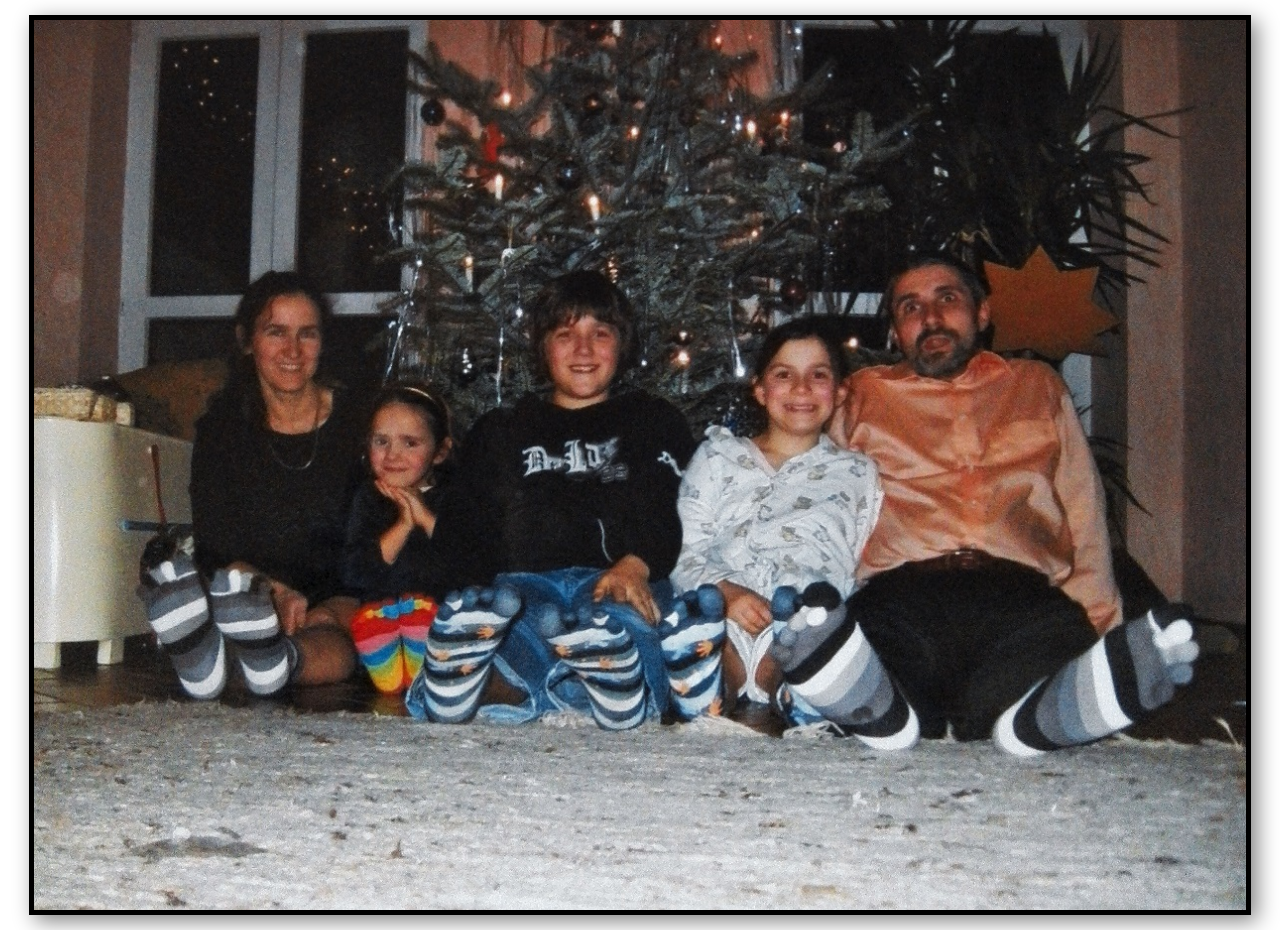
<file: index.html>
<!DOCTYPE html>
<html lang="en">

  <head>
    <meta charset="UTF-8" />
    <meta name="viewport" content="width=device-width, initial-scale=1.0" />
    <meta http-equiv="X-UA-Compatible" content="ie=edge" />
    <link rel="stylesheet" href="styles.css" />
    <title>Acalendar</title>
  </head>

  <body>
    <!-- <button class="btn-start">Starte Kalender :-)</button> -->
    <div class="container">
      <script src="main.js"></script>
  </body>

</html>
</file>
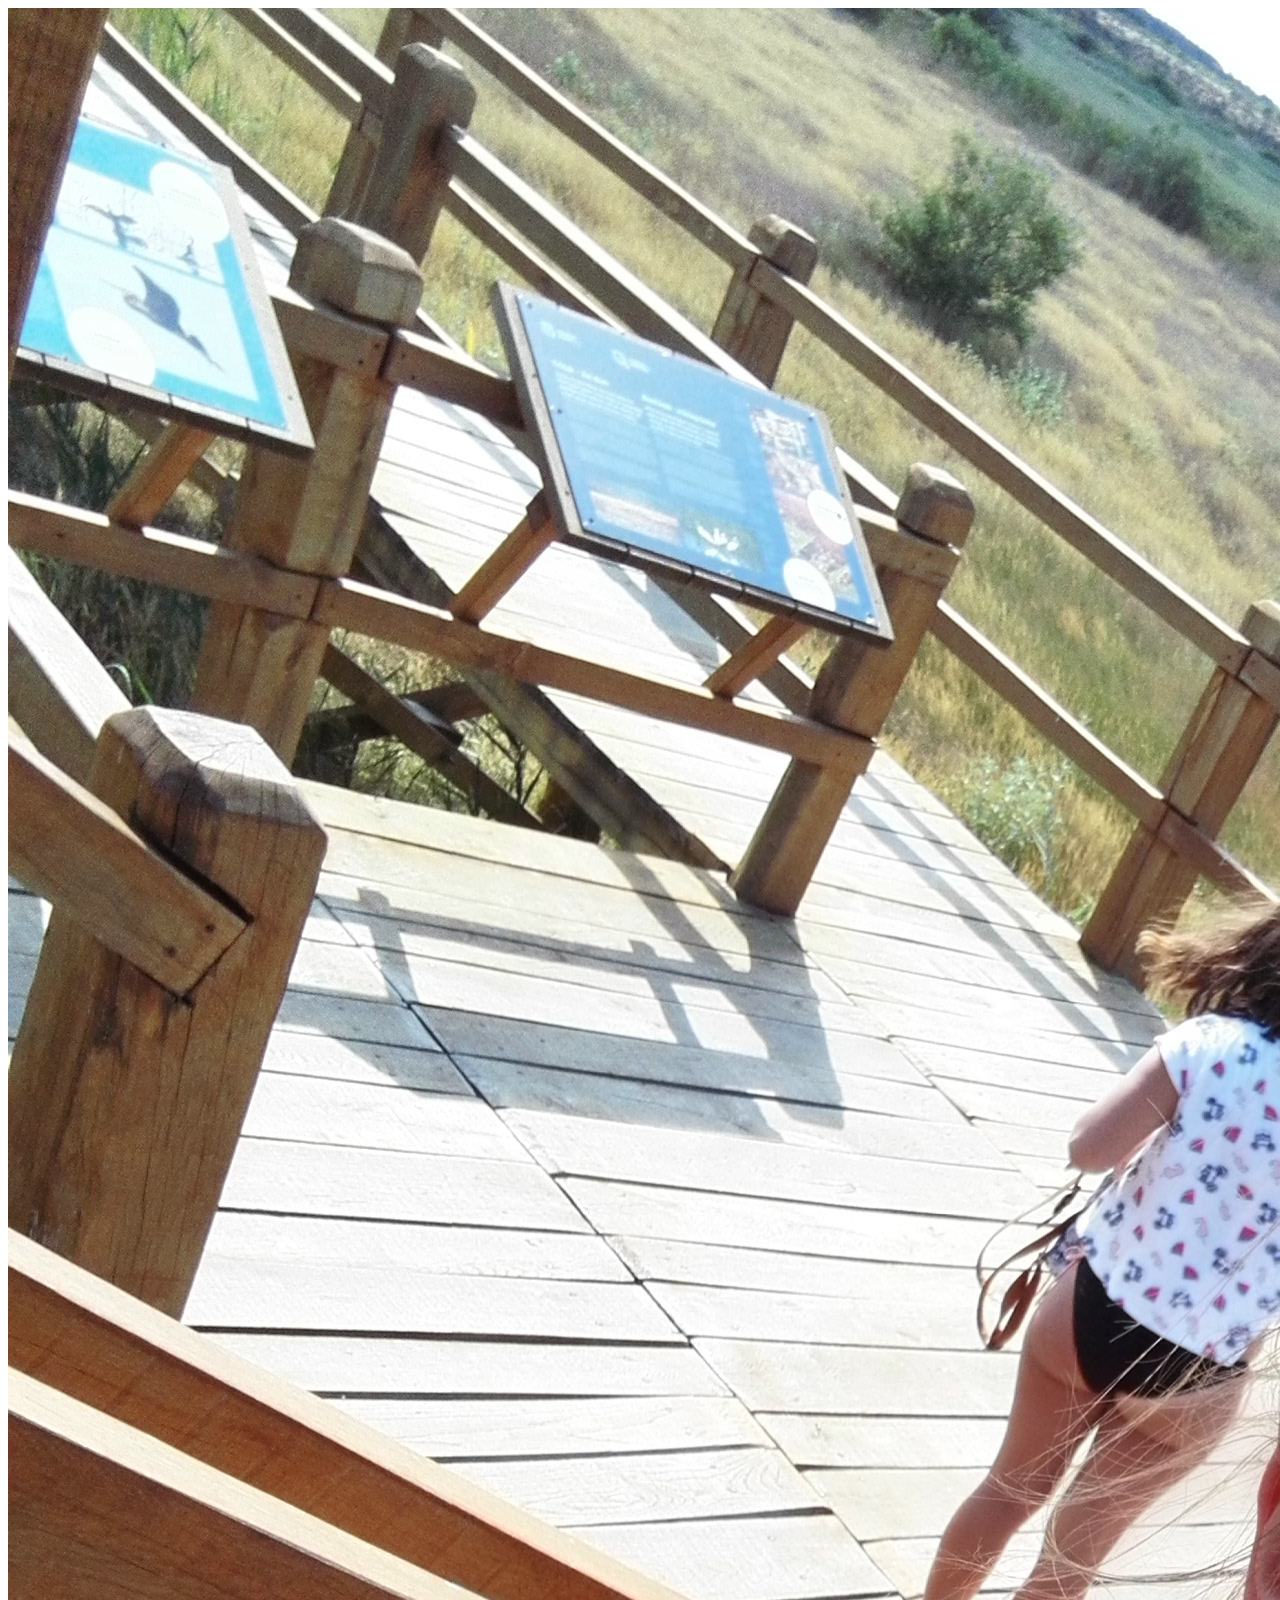
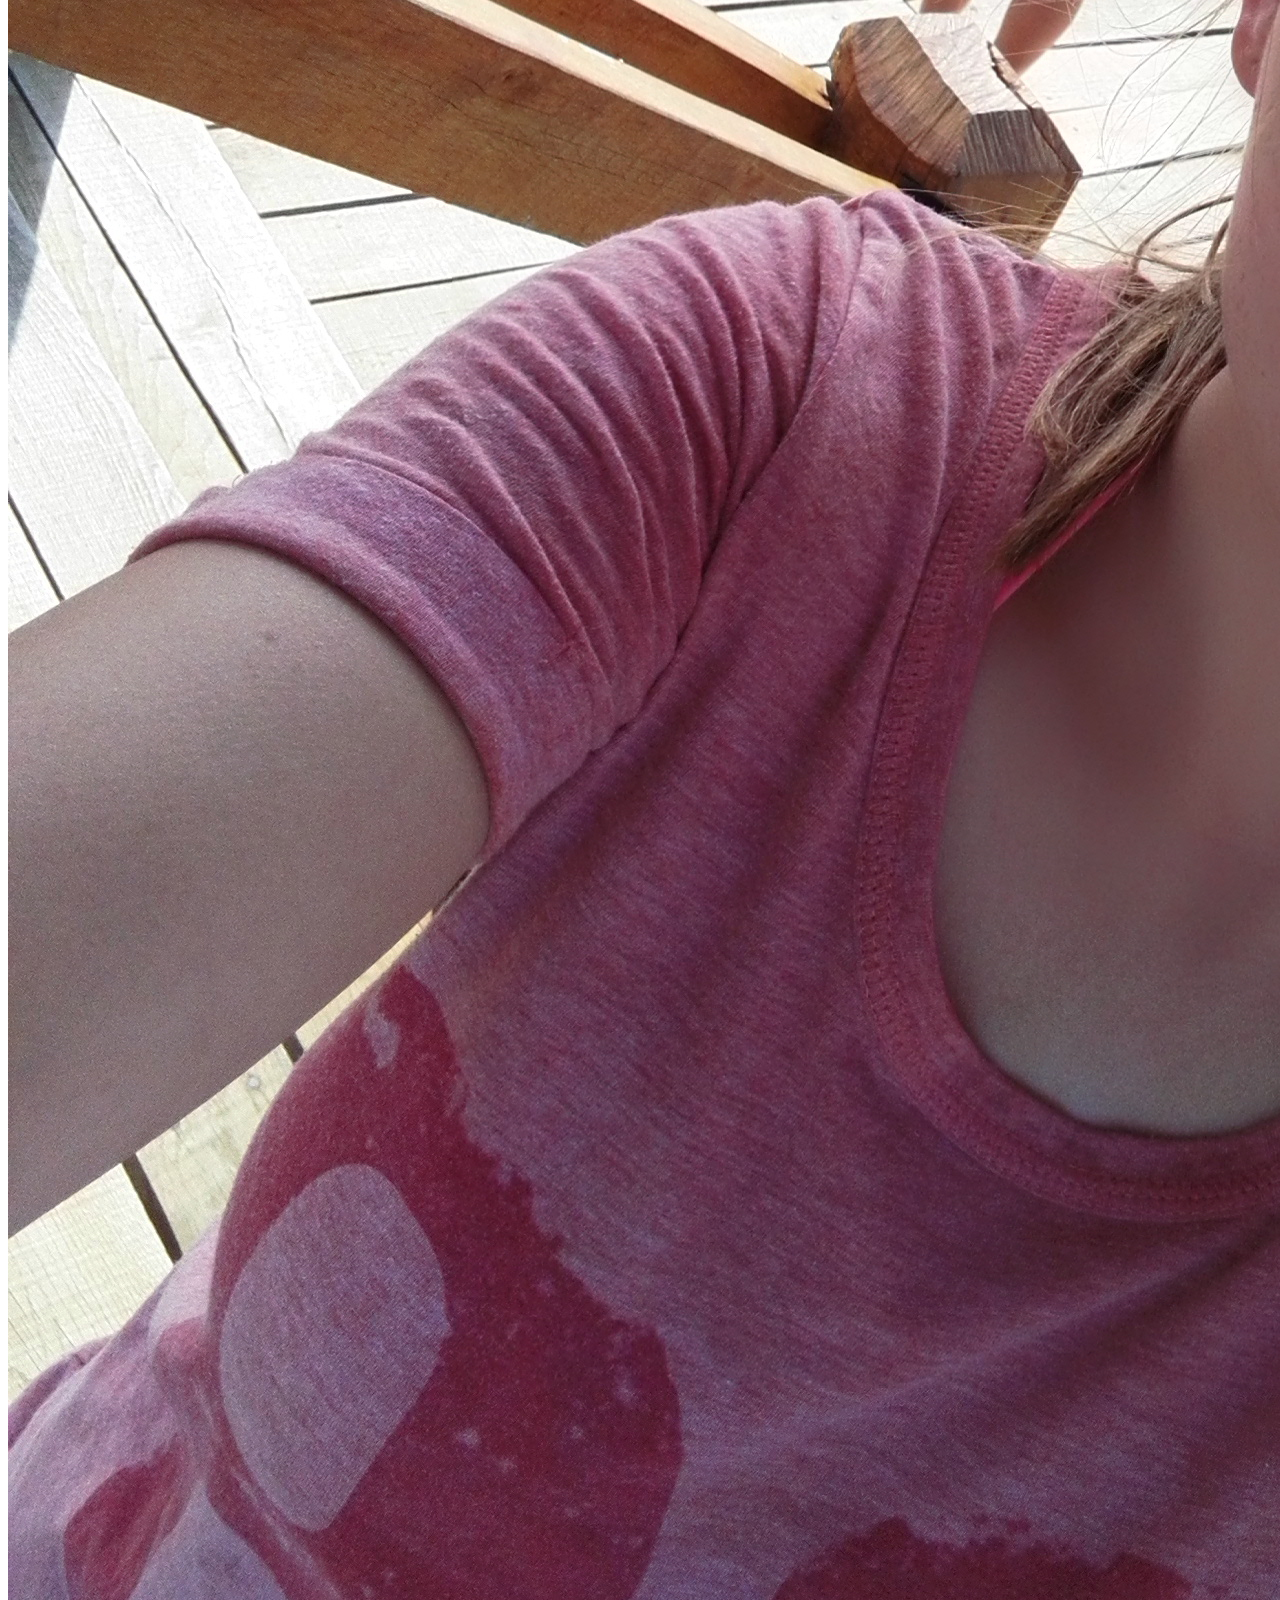
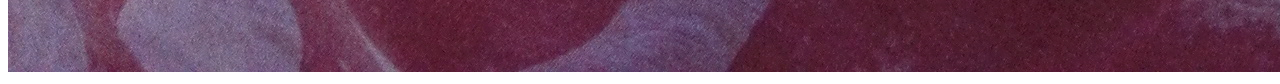
<file: courses/course-1.html>
<!DOCTYPE html>
<html lang="de">
  <head>
    <meta charset="utf-8">
    <meta name="viewport" content="width=device-width, initial-scale=1.0">
    <title>Titel</title> 
  </head>
  <body>
    <img src="course-1.jpg">
  </body>
</html>
</file>
<file: styles.css>
* {
  box-sizing: border-box;
}

.btn-start {
    background-color: #fa923f;
    color: white;
    border: 2px solid #512751;
    border-radius: 15px;
    margin: 15px auto;
    display: block;
    width: 10rem;
    height: 2rem;
}

.container {
    width: 1222px; 
    height: 900px;
    border: 5px solid black;
    margin: 15px auto;
    background-image: url("./courses/calendar.jpg");
    background-size: cover;
    box-shadow: 6px 6px 20px gray;
    display: grid;
    grid-template-columns: repeat(4, 25%);
    grid-template-rows: repeat(6, 1fr);
    grid-template-areas: 
        "door9 door6 door11 door7"
        "door3 door20 door16 door2"
        "door14 door12 door19 door15"
        "door22 door1 door5 door23"
        "door17 door10 door24 door21"
        "door8 door18 door4 door13";
}

.image {
    background-image: none;
    background-size: cover;
    background-position: center;
}

.text {
    height: 100%;
    width: 100%;
    font-size: larger;
    font-weight: bold;
    font-style: italic;
    color: rgb(212, 168, 46);
    padding: 20px;
    border: 2px solid black;
    transition: opacity 2.5s;
}
</file>
